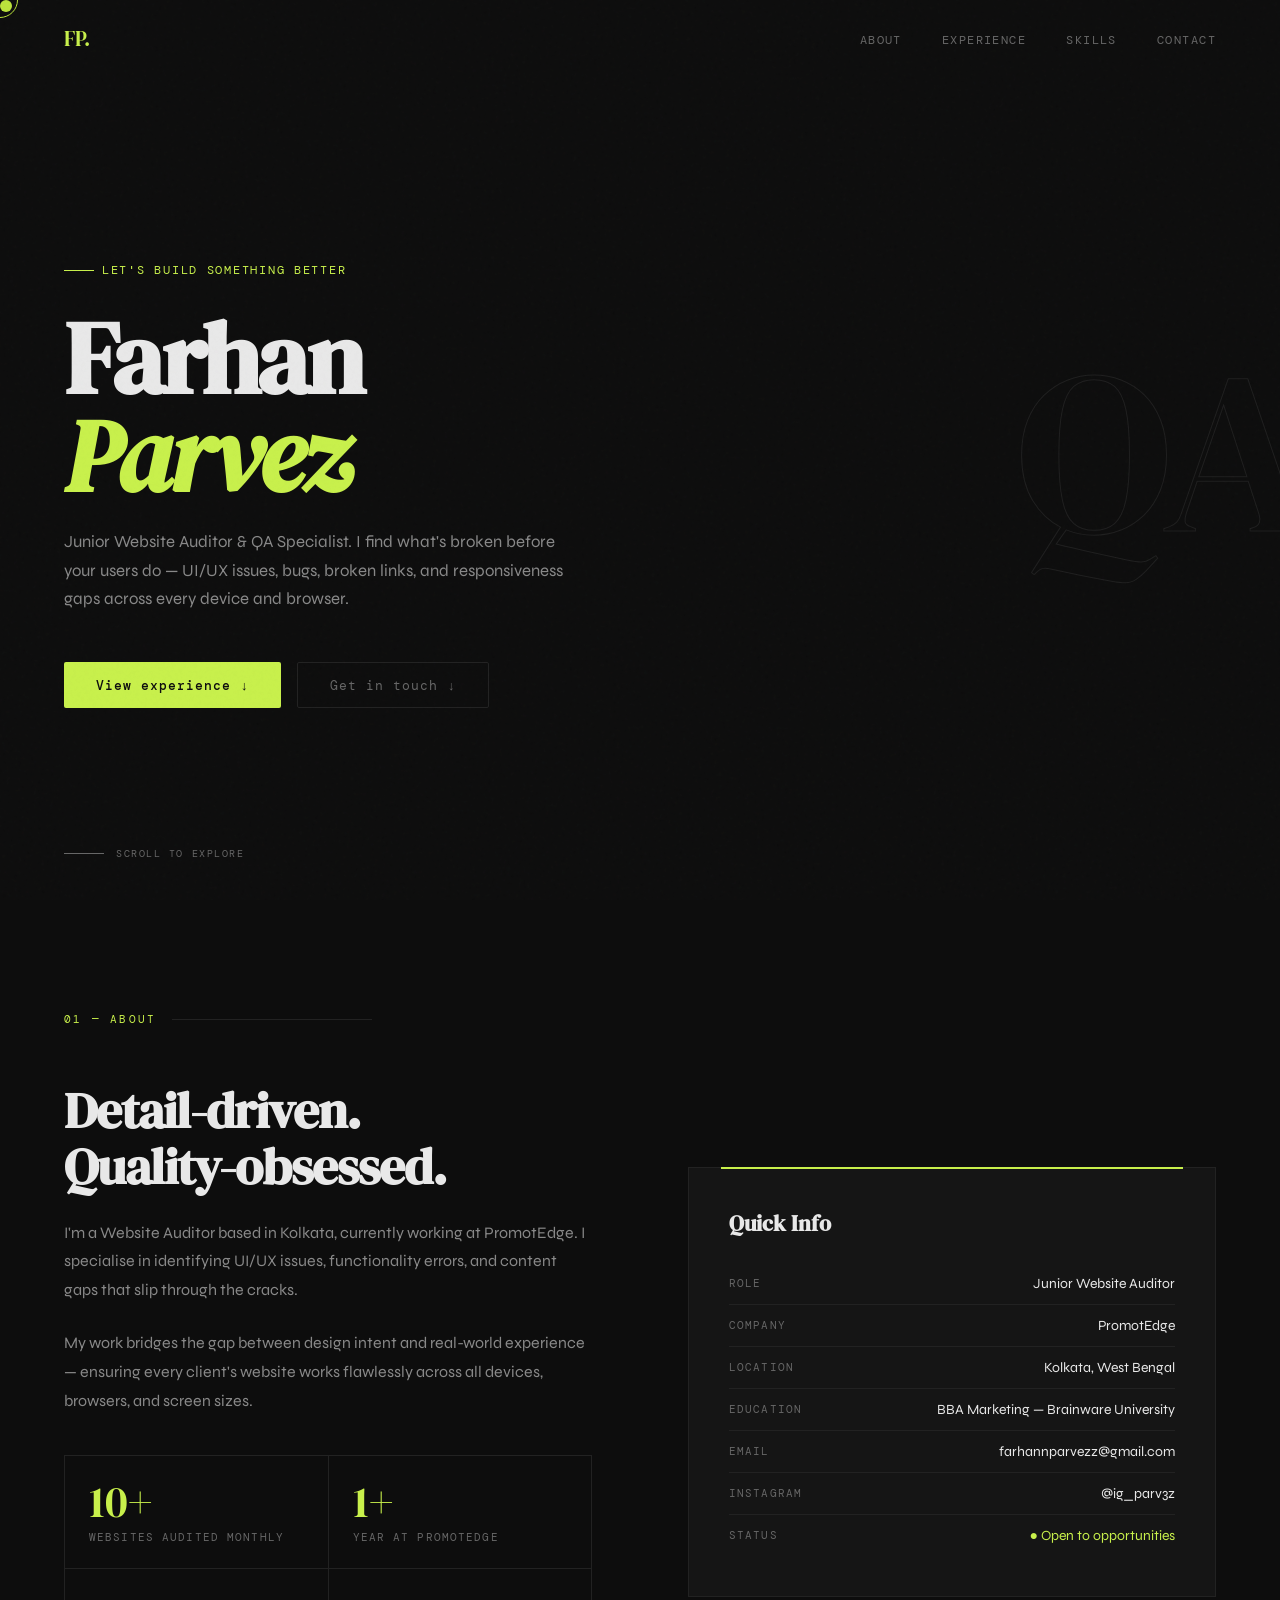
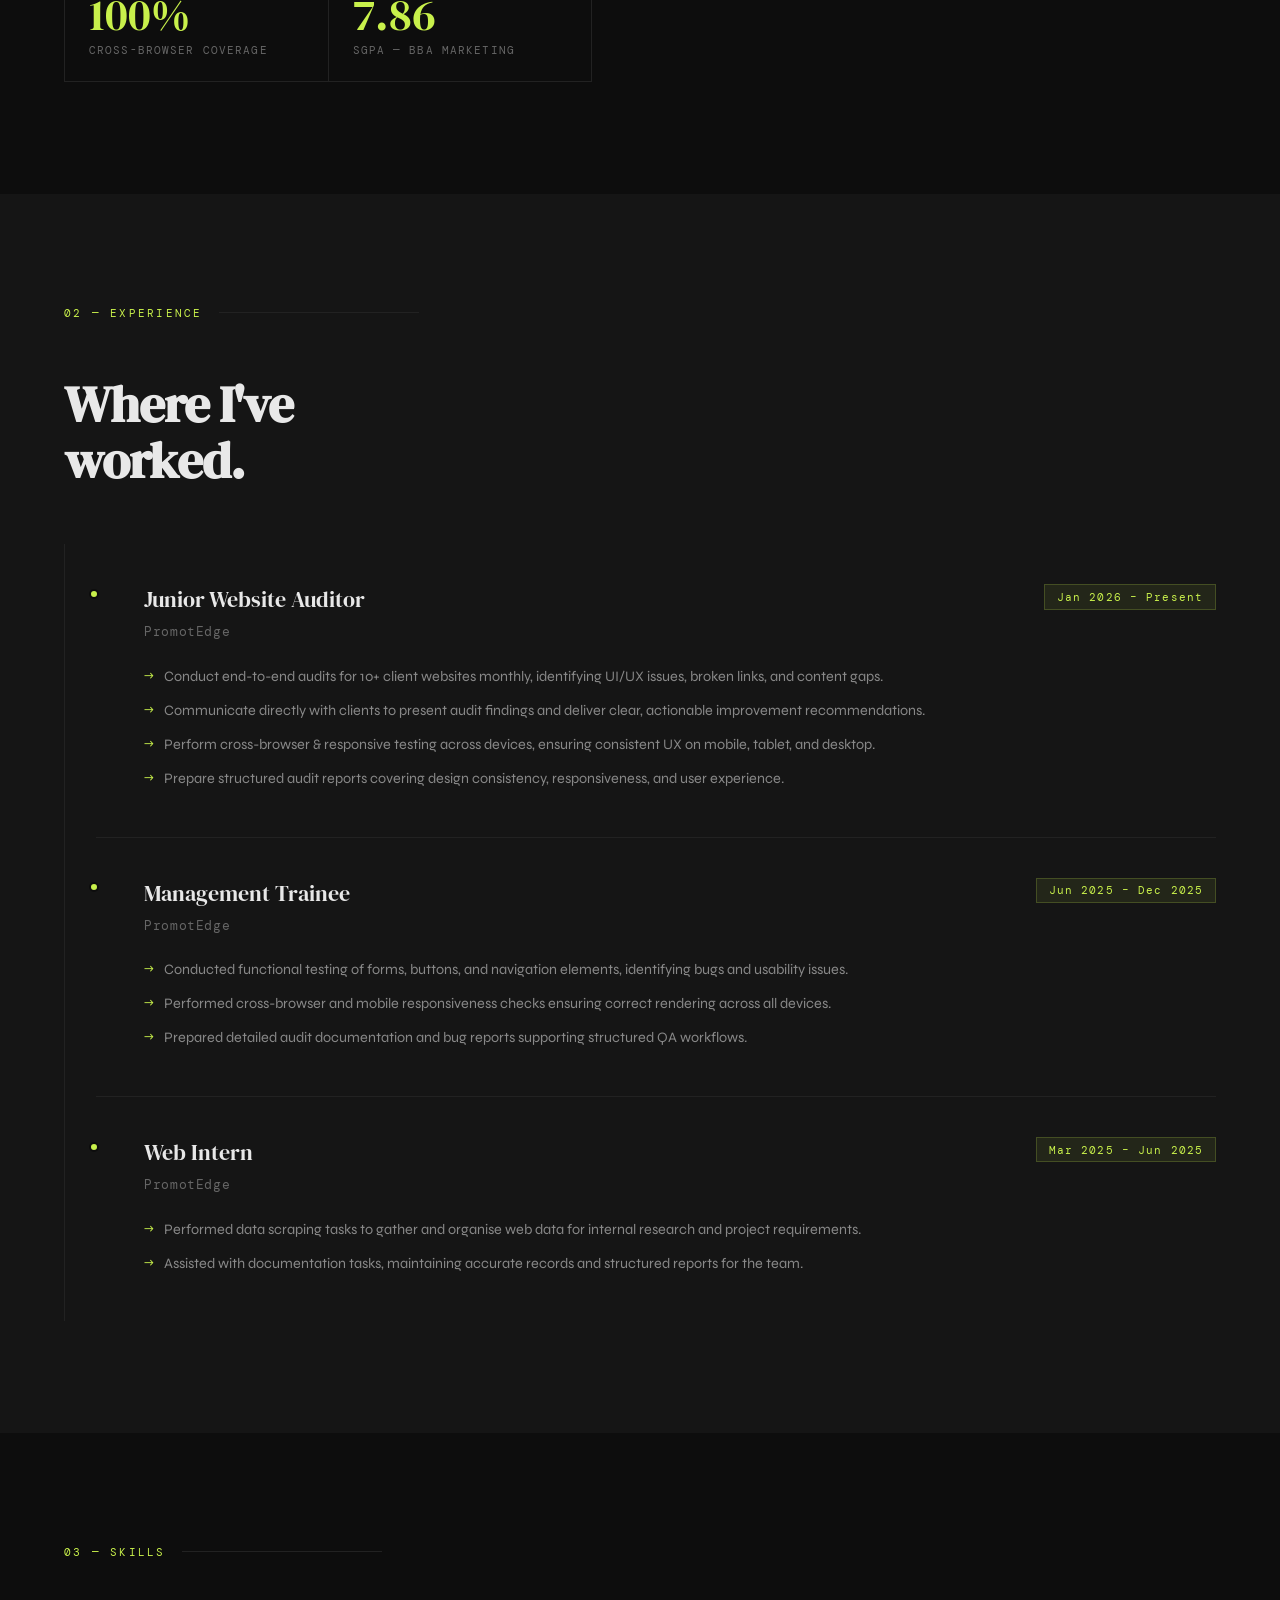
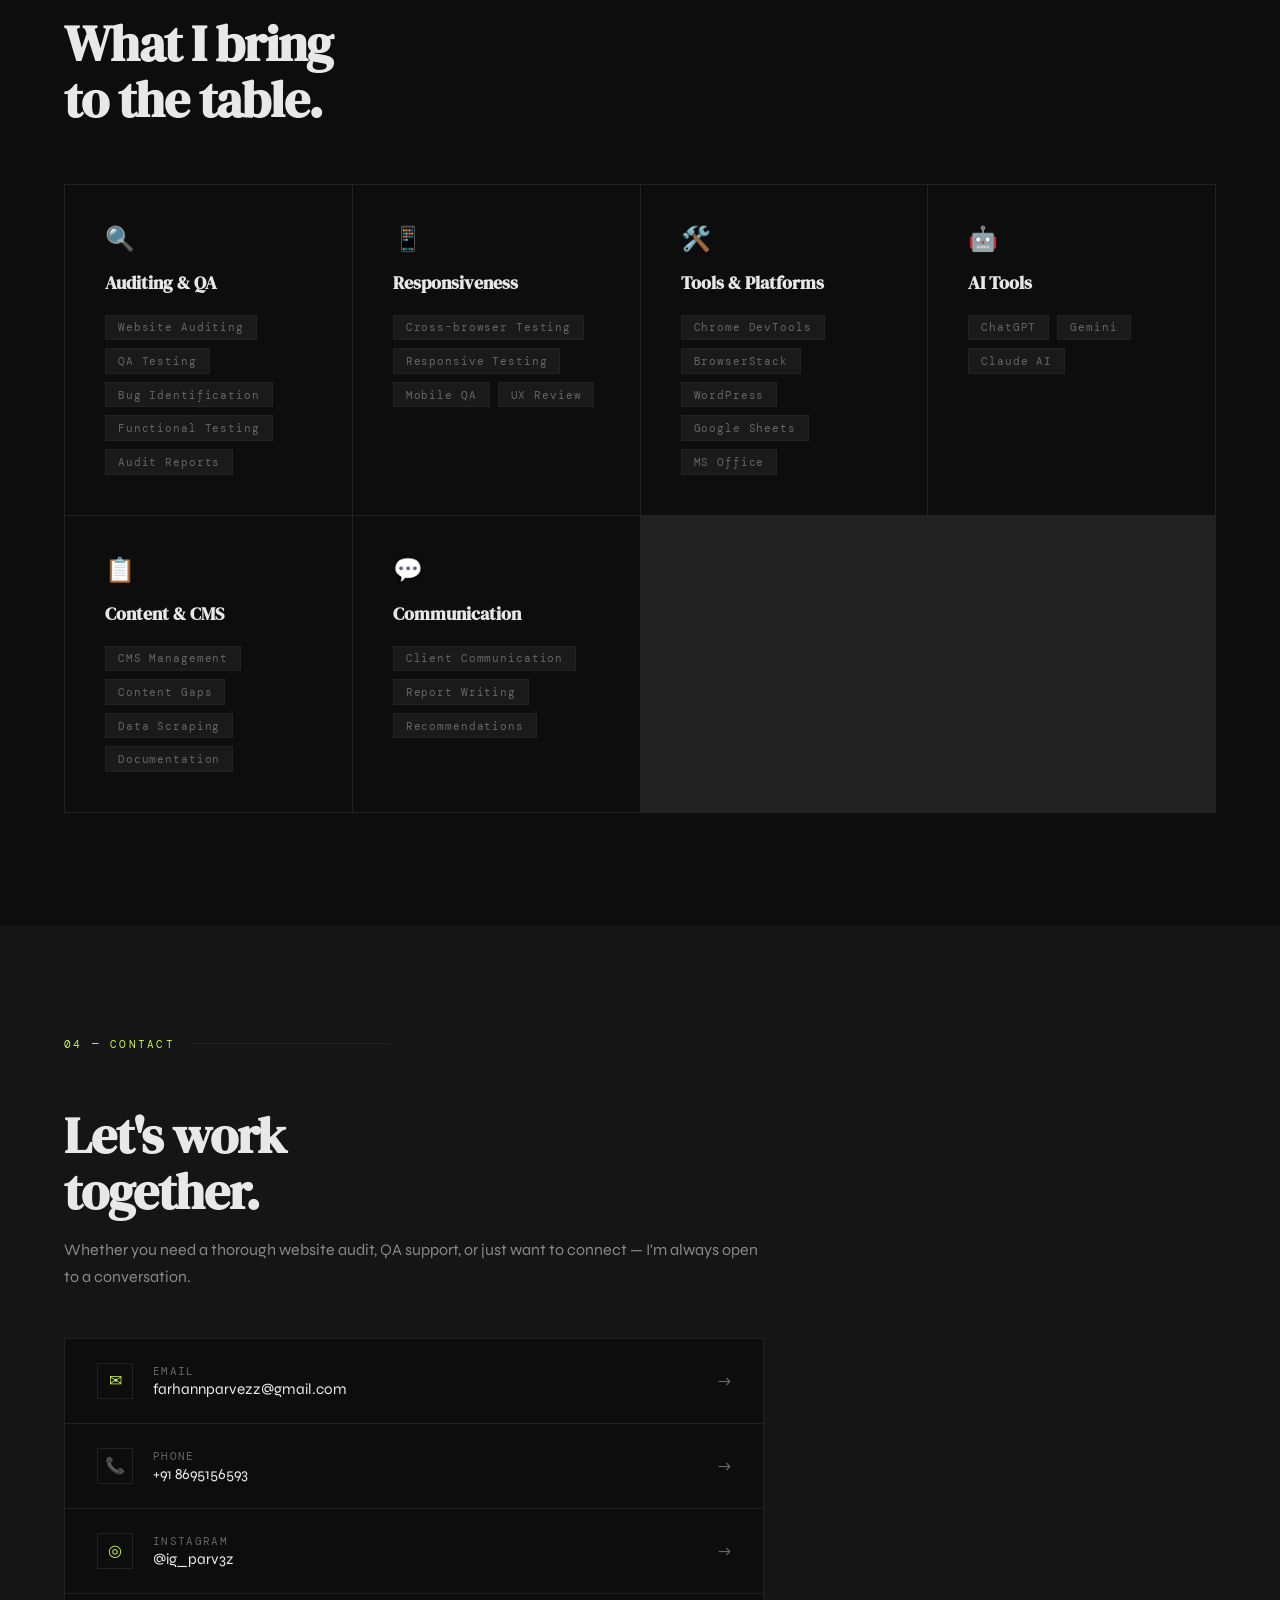
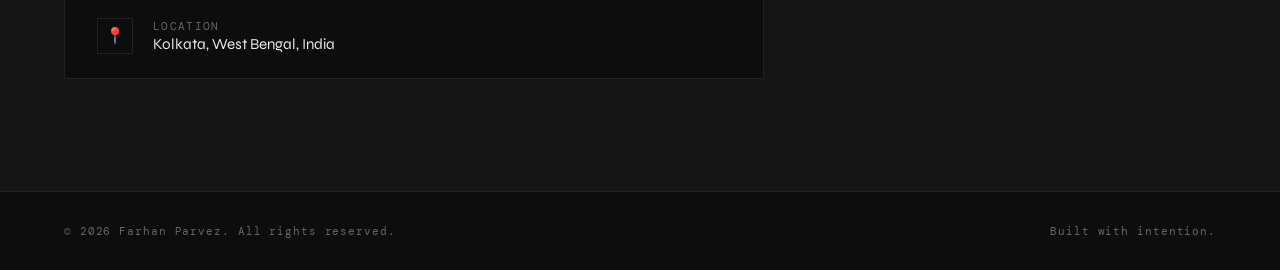
<file: index.html>
<!DOCTYPE html>
<html lang="en">
<head>
  <meta charset="UTF-8" />
  <meta name="viewport" content="width=device-width, initial-scale=1.0"/>
  <title>Farhan Parvez — Website Auditor & QA Specialist</title>
  <link href="https://fonts.googleapis.com/css2?family=DM+Serif+Display:ital@0;1&family=DM+Mono:wght@300;400;500&family=Syne:wght@400;600;700;800&display=swap" rel="stylesheet"/>
  <link rel="stylesheet" href="style.css"/>

</head>
<body>

  <div class="cursor" id="cursor"></div>
  <div class="cursor-ring" id="cursorRing"></div>

  <!-- NAV -->
  <nav id="nav">
    <div class="nav-logo">FP.</div>
    <ul class="nav-links">
      <li><a href="#about">About</a></li>
      <li><a href="#experience">Experience</a></li>
      <li><a href="#skills">Skills</a></li>
      <li><a href="#contact">Contact</a></li>
    </ul>
  </nav>

  <!-- HERO -->
  <section class="hero">
    <div class="hero-bg-text">QA</div>
    <div class="hero-content">
      <div class="hero-tag">Let's build something better</div>
      <h1>Farhan<br/><em>Parvez</em></h1>
      <p class="hero-desc">Junior Website Auditor & QA Specialist. I find what's broken before your users do — UI/UX issues, bugs, broken links, and responsiveness gaps across every device and browser.</p>
      <div class="hero-cta">
        <a href="#experience" class="btn btn-primary">View experience ↓</a>
        <a href="#contact" class="btn btn-outline">Get in touch ↓</a>
      </div>
    </div>
    <div class="hero-scroll-hint">
      <div class="scroll-line"></div>
      Scroll to explore
    </div>
  </section>

  <!-- ABOUT -->
  <section id="about">
    <div class="section-label">01 — About</div>
    <div class="about-grid">
      <div class="about-left">
        <h2>Detail-driven.<br/>Quality-obsessed.</h2>
        <p>I'm a Website Auditor based in Kolkata, currently working at PromotEdge. I specialise in identifying UI/UX issues, functionality errors, and content gaps that slip through the cracks.</p>
        <p>My work bridges the gap between design intent and real-world experience — ensuring every client's website works flawlessly across all devices, browsers, and screen sizes.</p>
        <div class="about-stats">
          <div class="stat">
            <div class="stat-num">10+</div>
            <div class="stat-label">Websites audited monthly</div>
          </div>
          <div class="stat">
            <div class="stat-num">1+</div>
            <div class="stat-label">Year at PromotEdge</div>
          </div>
          <div class="stat">
            <div class="stat-num">100%</div>
            <div class="stat-label">Cross-browser coverage</div>
          </div>
          <div class="stat">
            <div class="stat-num">7.86</div>
            <div class="stat-label">SGPA — BBA Marketing</div>
          </div>
        </div>
      </div>
      <div class="about-right">
        <div class="about-card">
          <h3>Quick Info</h3>
          <div class="info-row">
            <span class="info-key">Role</span>
            <span class="info-val">Junior Website Auditor</span>
          </div>
          <div class="info-row">
            <span class="info-key">Company</span>
            <span class="info-val">PromotEdge</span>
          </div>
          <div class="info-row">
            <span class="info-key">Location</span>
            <span class="info-val">Kolkata, West Bengal</span>
          </div>
          <div class="info-row">
            <span class="info-key">Education</span>
            <span class="info-val">BBA Marketing — Brainware University</span>
          </div>
          <div class="info-row">
            <span class="info-key">Email</span>
            <span class="info-val">farhannparvezz@gmail.com</span>
          </div>
          <div class="info-row">
            <span class="info-key">Instagram</span>
            <span class="info-val">@ig_parv3z</span>
          </div>
          <div class="info-row">
            <span class="info-key">Status</span>
            <span class="info-val" style="color: var(--accent);">● Open to opportunities</span>
          </div>
        </div>
      </div>
    </div>
  </section>

  <!-- EXPERIENCE -->
  <section id="experience" class="exp-section">
    <div class="section-label">02 — Experience</div>
    <h2 style="margin-bottom: 3.5rem;">Where I've<br/>worked.</h2>
    <div class="timeline">

      <div class="exp-item">
        <div class="exp-dot"></div>
        <div class="exp-header">
          <div class="exp-role">Junior Website Auditor</div>
          <div class="exp-period">Jan 2026 – Present</div>
        </div>
        <div class="exp-company">PromotEdge</div>
        <ul class="exp-bullets">
          <li>Conduct end-to-end audits for 10+ client websites monthly, identifying UI/UX issues, broken links, and content gaps.</li>
          <li>Communicate directly with clients to present audit findings and deliver clear, actionable improvement recommendations.</li>
          <li>Perform cross-browser & responsive testing across devices, ensuring consistent UX on mobile, tablet, and desktop.</li>
          <li>Prepare structured audit reports covering design consistency, responsiveness, and user experience.</li>
        </ul>
      </div>

      <div class="exp-item">
        <div class="exp-dot"></div>
        <div class="exp-header">
          <div class="exp-role">Management Trainee</div>
          <div class="exp-period">Jun 2025 – Dec 2025</div>
        </div>
        <div class="exp-company">PromotEdge</div>
        <ul class="exp-bullets">
          <li>Conducted functional testing of forms, buttons, and navigation elements, identifying bugs and usability issues.</li>
          <li>Performed cross-browser and mobile responsiveness checks ensuring correct rendering across all devices.</li>
          <li>Prepared detailed audit documentation and bug reports supporting structured QA workflows.</li>
        </ul>
      </div>

      <div class="exp-item">
        <div class="exp-dot"></div>
        <div class="exp-header">
          <div class="exp-role">Web Intern</div>
          <div class="exp-period">Mar 2025 – Jun 2025</div>
        </div>
        <div class="exp-company">PromotEdge</div>
        <ul class="exp-bullets">
          <li>Performed data scraping tasks to gather and organise web data for internal research and project requirements.</li>
          <li>Assisted with documentation tasks, maintaining accurate records and structured reports for the team.</li>
        </ul>
      </div>

    </div>
  </section>

  <!-- SKILLS -->
  <section id="skills">
    <div class="section-label">03 — Skills</div>
    <h2 style="margin-bottom: 3.5rem;">What I bring<br/>to the table.</h2>
    <div class="skills-grid">
      <div class="skill-card">
        <div class="skill-card-icon">🔍</div>
        <h3>Auditing & QA</h3>
        <div class="skill-tags">
          <span class="tag">Website Auditing</span>
          <span class="tag">QA Testing</span>
          <span class="tag">Bug Identification</span>
          <span class="tag">Functional Testing</span>
          <span class="tag">Audit Reports</span>
        </div>
      </div>
      <div class="skill-card">
        <div class="skill-card-icon">📱</div>
        <h3>Responsiveness</h3>
        <div class="skill-tags">
          <span class="tag">Cross-browser Testing</span>
          <span class="tag">Responsive Testing</span>
          <span class="tag">Mobile QA</span>
          <span class="tag">UX Review</span>
        </div>
      </div>
      <div class="skill-card">
        <div class="skill-card-icon">🛠️</div>
        <h3>Tools & Platforms</h3>
        <div class="skill-tags">
          <span class="tag">Chrome DevTools</span>
          <span class="tag">BrowserStack</span>
          <span class="tag">WordPress</span>
          <span class="tag">Google Sheets</span>
          <span class="tag">MS Office</span>
        </div>
      </div>
      <div class="skill-card">
        <div class="skill-card-icon">🤖</div>
        <h3>AI Tools</h3>
        <div class="skill-tags">
          <span class="tag">ChatGPT</span>
          <span class="tag">Gemini</span>
          <span class="tag">Claude AI</span>
        </div>
      </div>
      <div class="skill-card">
        <div class="skill-card-icon">📋</div>
        <h3>Content & CMS</h3>
        <div class="skill-tags">
          <span class="tag">CMS Management</span>
          <span class="tag">Content Gaps</span>
          <span class="tag">Data Scraping</span>
          <span class="tag">Documentation</span>
        </div>
      </div>
      <div class="skill-card">
        <div class="skill-card-icon">💬</div>
        <h3>Communication</h3>
        <div class="skill-tags">
          <span class="tag">Client Communication</span>
          <span class="tag">Report Writing</span>
          <span class="tag">Recommendations</span>
        </div>
      </div>
    </div>
  </section>

  <!-- CONTACT -->
  <section id="contact" class="contact-section">
    <div class="contact-inner">
      <div class="section-label">04 — Contact</div>
      <h2>Let's work<br/>together.</h2>
      <p>Whether you need a thorough website audit, QA support, or just want to connect — I'm always open to a conversation.</p>
      <div class="contact-links">
        <a href="mailto:farhannparvezz@gmail.com" class="contact-link">
          <div class="contact-link-left">
            <div class="contact-link-icon">✉</div>
            <div>
              <div class="contact-link-label">Email</div>
              <div class="contact-link-val">farhannparvezz@gmail.com</div>
            </div>
          </div>
          <span class="contact-arrow">→</span>
        </a>
        <a href="tel:8695156593" class="contact-link">
          <div class="contact-link-left">
            <div class="contact-link-icon">📞</div>
            <div>
              <div class="contact-link-label">Phone</div>
              <div class="contact-link-val">+91 8695156593</div>
            </div>
          </div>
          <span class="contact-arrow">→</span>
        </a>
        <a href="https://instagram.com/ig_parv3z" target="_blank" class="contact-link">
          <div class="contact-link-left">
            <div class="contact-link-icon">◎</div>
            <div>
              <div class="contact-link-label">Instagram</div>
              <div class="contact-link-val">@ig_parv3z</div>
            </div>
          </div>
          <span class="contact-arrow">→</span>
        </a>
        <div class="contact-link" style="cursor:default;">
          <div class="contact-link-left">
            <div class="contact-link-icon">📍</div>
            <div>
              <div class="contact-link-label">Location</div>
              <div class="contact-link-val">Kolkata, West Bengal, India</div>
            </div>
          </div>
        </div>
      </div>
    </div>
  </section>

  <!-- FOOTER -->
  <footer>
    <p>© 2026 Farhan Parvez. All rights reserved.</p>
    <p>Built with intention.</p>
  </footer>

  <script src="script.js"></script>

</body>
</html>
</file>
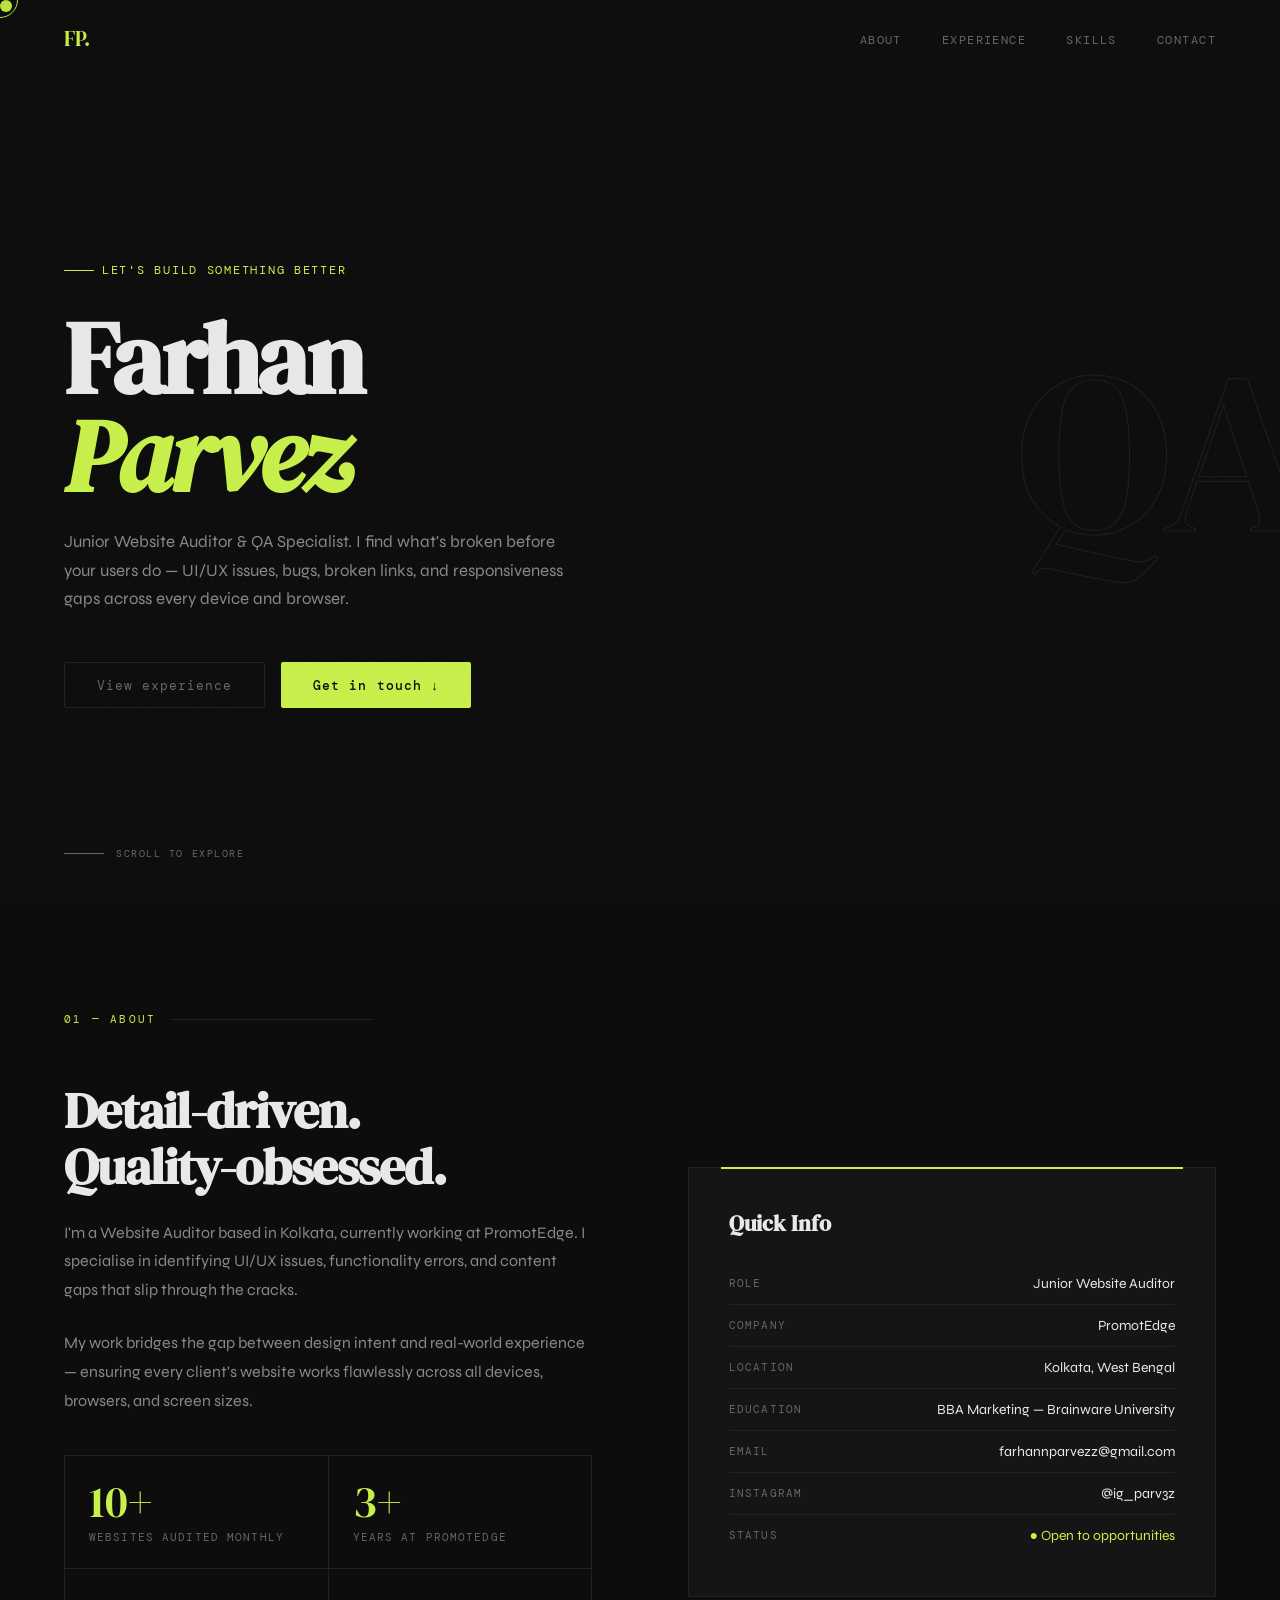
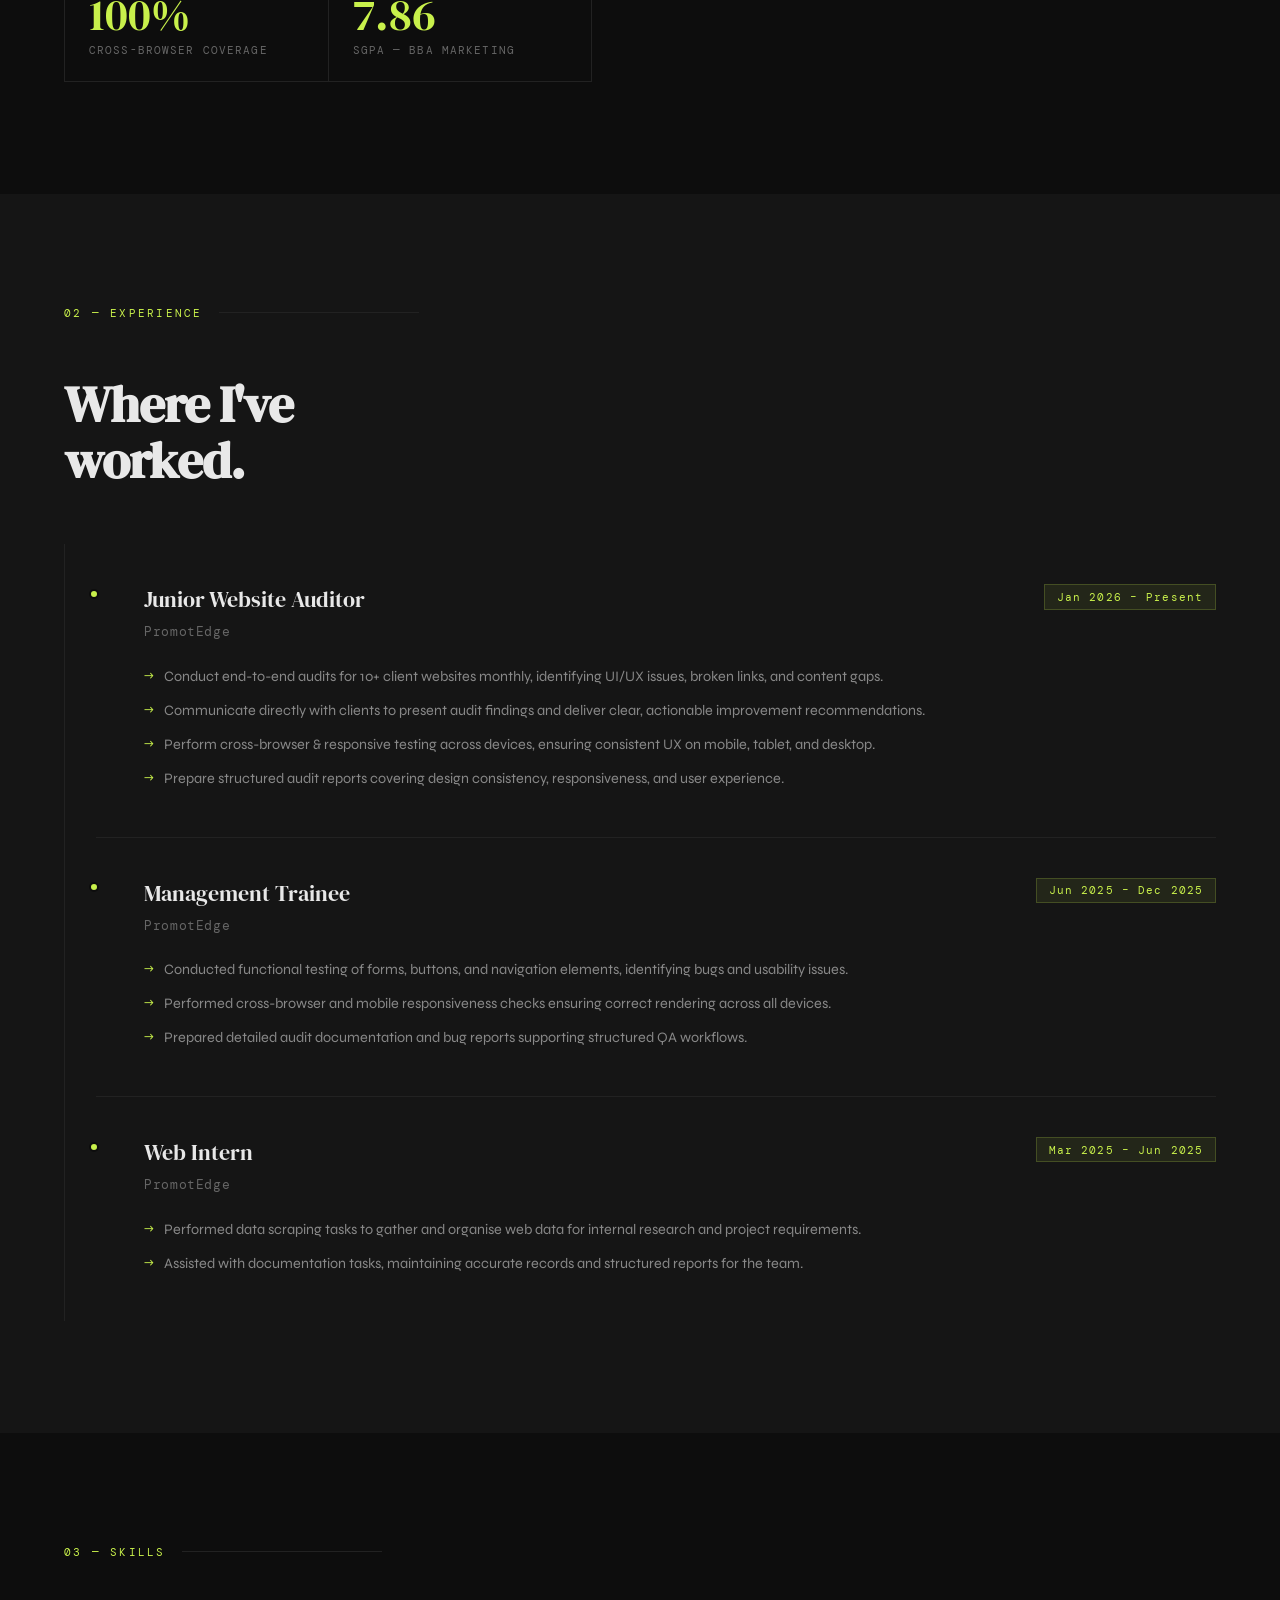
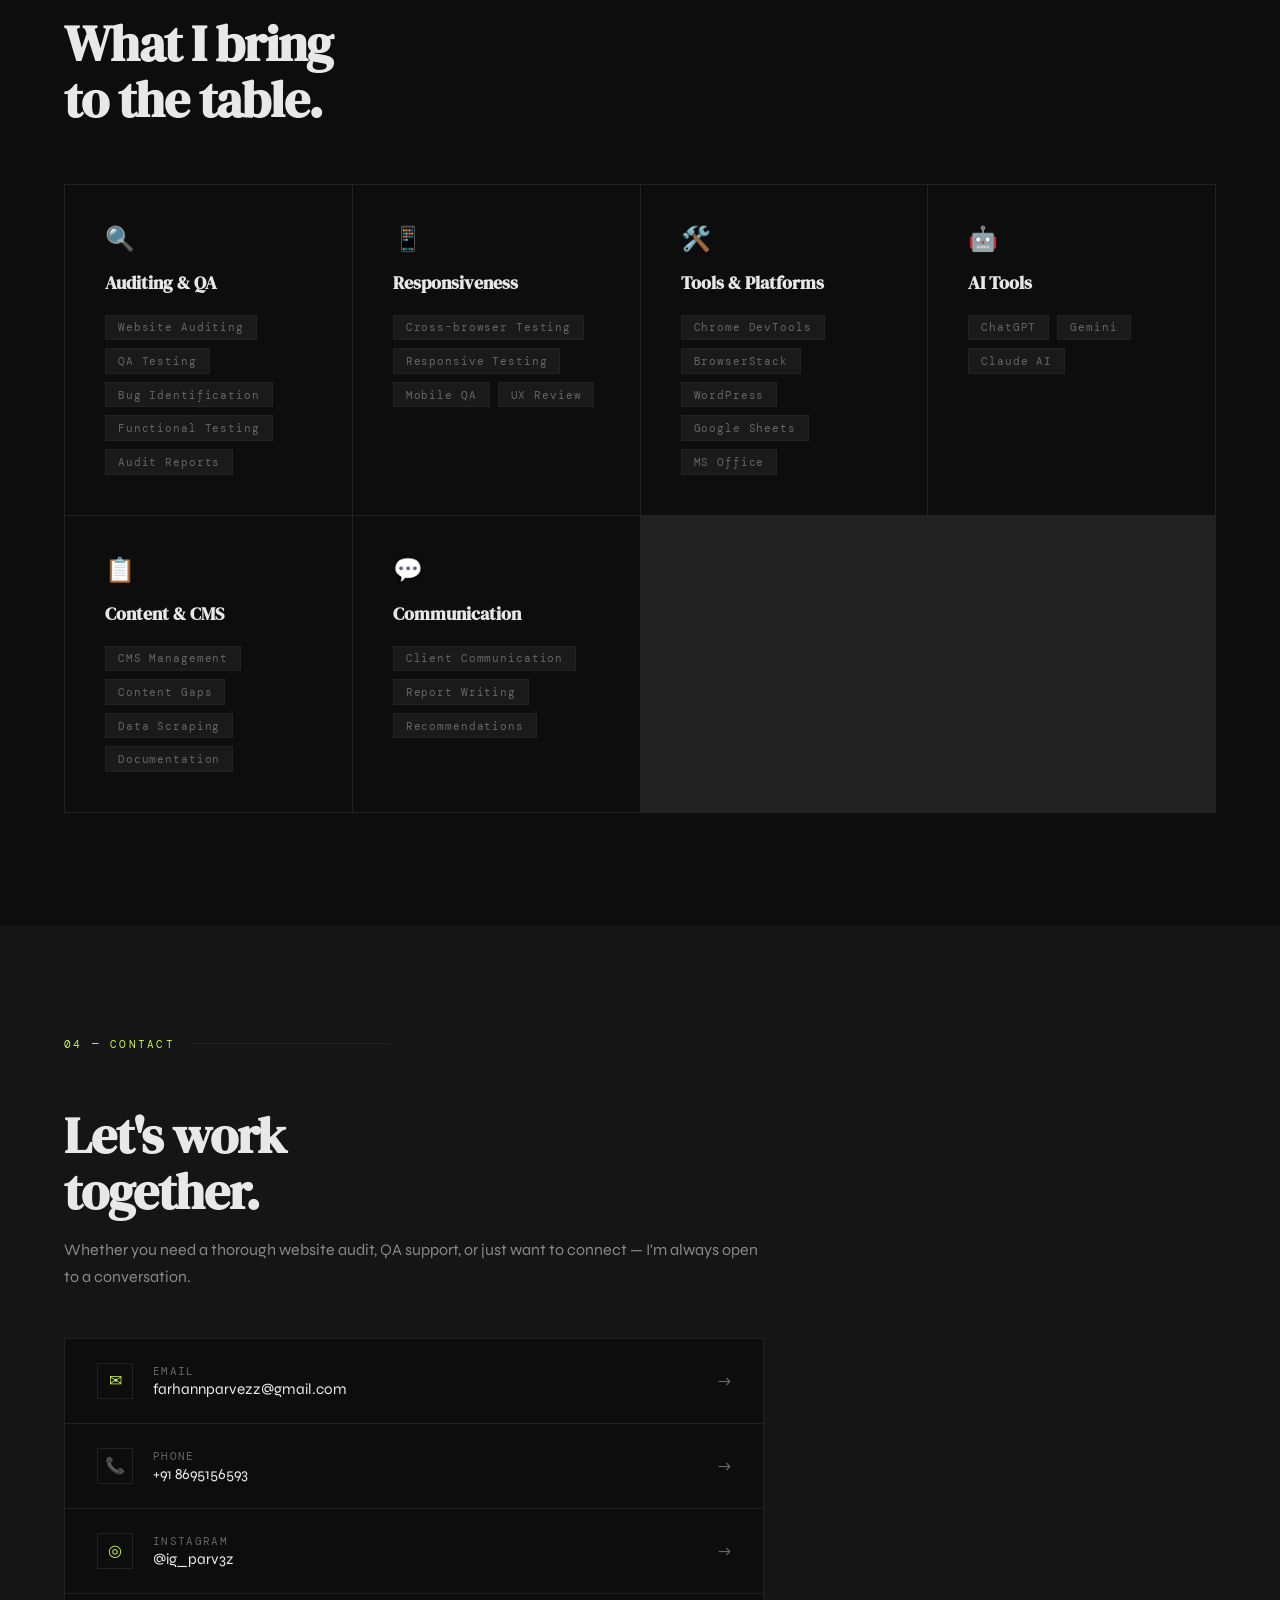
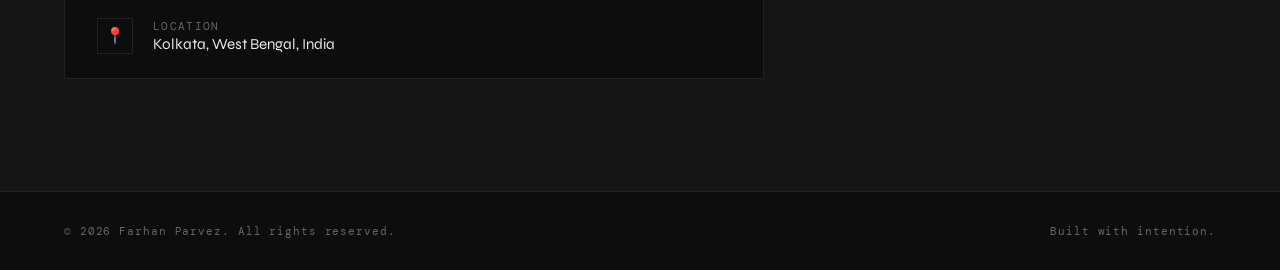
<file: index (1).html>
<!DOCTYPE html>
<html lang="en">
<head>
  <meta charset="UTF-8" />
  <meta name="viewport" content="width=device-width, initial-scale=1.0"/>
  <title>Farhan Parvez — Website Auditor & QA Specialist</title>
  <link href="https://fonts.googleapis.com/css2?family=DM+Serif+Display:ital@0;1&family=DM+Mono:wght@300;400;500&family=Syne:wght@400;600;700;800&display=swap" rel="stylesheet"/>
  <link rel="stylesheet" href="style.css"/>

</head>
<body>

  <div class="cursor" id="cursor"></div>
  <div class="cursor-ring" id="cursorRing"></div>

  <!-- NAV -->
  <nav id="nav">
    <div class="nav-logo">FP.</div>
    <ul class="nav-links">
      <li><a href="#about">About</a></li>
      <li><a href="#experience">Experience</a></li>
      <li><a href="#skills">Skills</a></li>
      <li><a href="#contact">Contact</a></li>
    </ul>
  </nav>

  <!-- HERO -->
  <section class="hero">
    <div class="hero-bg-text">QA</div>
    <div class="hero-content">
      <div class="hero-tag">Let's build something better</div>
      <h1>Farhan<br/><em>Parvez</em></h1>
      <p class="hero-desc">Junior Website Auditor & QA Specialist. I find what's broken before your users do — UI/UX issues, bugs, broken links, and responsiveness gaps across every device and browser.</p>
      <div class="hero-cta">
        <a href="#experience" class="btn btn-outline">View experience</a>
        <a href="#contact" class="btn btn-primary">Get in touch ↓</a>
      </div>
    </div>
    <div class="hero-scroll-hint">
      <div class="scroll-line"></div>
      Scroll to explore
    </div>
  </section>

  <!-- ABOUT -->
  <section id="about">
    <div class="section-label">01 — About</div>
    <div class="about-grid">
      <div class="about-left">
        <h2>Detail-driven.<br/>Quality-obsessed.</h2>
        <p>I'm a Website Auditor based in Kolkata, currently working at PromotEdge. I specialise in identifying UI/UX issues, functionality errors, and content gaps that slip through the cracks.</p>
        <p>My work bridges the gap between design intent and real-world experience — ensuring every client's website works flawlessly across all devices, browsers, and screen sizes.</p>
        <div class="about-stats">
          <div class="stat">
            <div class="stat-num">10+</div>
            <div class="stat-label">Websites audited monthly</div>
          </div>
          <div class="stat">
            <div class="stat-num">3+</div>
            <div class="stat-label">Years at PromotEdge</div>
          </div>
          <div class="stat">
            <div class="stat-num">100%</div>
            <div class="stat-label">Cross-browser coverage</div>
          </div>
          <div class="stat">
            <div class="stat-num">7.86</div>
            <div class="stat-label">SGPA — BBA Marketing</div>
          </div>
        </div>
      </div>
      <div class="about-right">
        <div class="about-card">
          <h3>Quick Info</h3>
          <div class="info-row">
            <span class="info-key">Role</span>
            <span class="info-val">Junior Website Auditor</span>
          </div>
          <div class="info-row">
            <span class="info-key">Company</span>
            <span class="info-val">PromotEdge</span>
          </div>
          <div class="info-row">
            <span class="info-key">Location</span>
            <span class="info-val">Kolkata, West Bengal</span>
          </div>
          <div class="info-row">
            <span class="info-key">Education</span>
            <span class="info-val">BBA Marketing — Brainware University</span>
          </div>
          <div class="info-row">
            <span class="info-key">Email</span>
            <span class="info-val">farhannparvezz@gmail.com</span>
          </div>
          <div class="info-row">
            <span class="info-key">Instagram</span>
            <span class="info-val">@ig_parv3z</span>
          </div>
          <div class="info-row">
            <span class="info-key">Status</span>
            <span class="info-val" style="color: var(--accent);">● Open to opportunities</span>
          </div>
        </div>
      </div>
    </div>
  </section>

  <!-- EXPERIENCE -->
  <section id="experience" class="exp-section">
    <div class="section-label">02 — Experience</div>
    <h2 style="margin-bottom: 3.5rem;">Where I've<br/>worked.</h2>
    <div class="timeline">

      <div class="exp-item">
        <div class="exp-dot"></div>
        <div class="exp-header">
          <div class="exp-role">Junior Website Auditor</div>
          <div class="exp-period">Jan 2026 – Present</div>
        </div>
        <div class="exp-company">PromotEdge</div>
        <ul class="exp-bullets">
          <li>Conduct end-to-end audits for 10+ client websites monthly, identifying UI/UX issues, broken links, and content gaps.</li>
          <li>Communicate directly with clients to present audit findings and deliver clear, actionable improvement recommendations.</li>
          <li>Perform cross-browser & responsive testing across devices, ensuring consistent UX on mobile, tablet, and desktop.</li>
          <li>Prepare structured audit reports covering design consistency, responsiveness, and user experience.</li>
        </ul>
      </div>

      <div class="exp-item">
        <div class="exp-dot"></div>
        <div class="exp-header">
          <div class="exp-role">Management Trainee</div>
          <div class="exp-period">Jun 2025 – Dec 2025</div>
        </div>
        <div class="exp-company">PromotEdge</div>
        <ul class="exp-bullets">
          <li>Conducted functional testing of forms, buttons, and navigation elements, identifying bugs and usability issues.</li>
          <li>Performed cross-browser and mobile responsiveness checks ensuring correct rendering across all devices.</li>
          <li>Prepared detailed audit documentation and bug reports supporting structured QA workflows.</li>
        </ul>
      </div>

      <div class="exp-item">
        <div class="exp-dot"></div>
        <div class="exp-header">
          <div class="exp-role">Web Intern</div>
          <div class="exp-period">Mar 2025 – Jun 2025</div>
        </div>
        <div class="exp-company">PromotEdge</div>
        <ul class="exp-bullets">
          <li>Performed data scraping tasks to gather and organise web data for internal research and project requirements.</li>
          <li>Assisted with documentation tasks, maintaining accurate records and structured reports for the team.</li>
        </ul>
      </div>

    </div>
  </section>

  <!-- SKILLS -->
  <section id="skills">
    <div class="section-label">03 — Skills</div>
    <h2 style="margin-bottom: 3.5rem;">What I bring<br/>to the table.</h2>
    <div class="skills-grid">
      <div class="skill-card">
        <div class="skill-card-icon">🔍</div>
        <h3>Auditing & QA</h3>
        <div class="skill-tags">
          <span class="tag">Website Auditing</span>
          <span class="tag">QA Testing</span>
          <span class="tag">Bug Identification</span>
          <span class="tag">Functional Testing</span>
          <span class="tag">Audit Reports</span>
        </div>
      </div>
      <div class="skill-card">
        <div class="skill-card-icon">📱</div>
        <h3>Responsiveness</h3>
        <div class="skill-tags">
          <span class="tag">Cross-browser Testing</span>
          <span class="tag">Responsive Testing</span>
          <span class="tag">Mobile QA</span>
          <span class="tag">UX Review</span>
        </div>
      </div>
      <div class="skill-card">
        <div class="skill-card-icon">🛠️</div>
        <h3>Tools & Platforms</h3>
        <div class="skill-tags">
          <span class="tag">Chrome DevTools</span>
          <span class="tag">BrowserStack</span>
          <span class="tag">WordPress</span>
          <span class="tag">Google Sheets</span>
          <span class="tag">MS Office</span>
        </div>
      </div>
      <div class="skill-card">
        <div class="skill-card-icon">🤖</div>
        <h3>AI Tools</h3>
        <div class="skill-tags">
          <span class="tag">ChatGPT</span>
          <span class="tag">Gemini</span>
          <span class="tag">Claude AI</span>
        </div>
      </div>
      <div class="skill-card">
        <div class="skill-card-icon">📋</div>
        <h3>Content & CMS</h3>
        <div class="skill-tags">
          <span class="tag">CMS Management</span>
          <span class="tag">Content Gaps</span>
          <span class="tag">Data Scraping</span>
          <span class="tag">Documentation</span>
        </div>
      </div>
      <div class="skill-card">
        <div class="skill-card-icon">💬</div>
        <h3>Communication</h3>
        <div class="skill-tags">
          <span class="tag">Client Communication</span>
          <span class="tag">Report Writing</span>
          <span class="tag">Recommendations</span>
        </div>
      </div>
    </div>
  </section>

  <!-- CONTACT -->
  <section id="contact" class="contact-section">
    <div class="contact-inner">
      <div class="section-label">04 — Contact</div>
      <h2>Let's work<br/>together.</h2>
      <p>Whether you need a thorough website audit, QA support, or just want to connect — I'm always open to a conversation.</p>
      <div class="contact-links">
        <a href="mailto:farhannparvezz@gmail.com" class="contact-link">
          <div class="contact-link-left">
            <div class="contact-link-icon">✉</div>
            <div>
              <div class="contact-link-label">Email</div>
              <div class="contact-link-val">farhannparvezz@gmail.com</div>
            </div>
          </div>
          <span class="contact-arrow">→</span>
        </a>
        <a href="tel:8695156593" class="contact-link">
          <div class="contact-link-left">
            <div class="contact-link-icon">📞</div>
            <div>
              <div class="contact-link-label">Phone</div>
              <div class="contact-link-val">+91 8695156593</div>
            </div>
          </div>
          <span class="contact-arrow">→</span>
        </a>
        <a href="https://instagram.com/ig_parv3z" target="_blank" class="contact-link">
          <div class="contact-link-left">
            <div class="contact-link-icon">◎</div>
            <div>
              <div class="contact-link-label">Instagram</div>
              <div class="contact-link-val">@ig_parv3z</div>
            </div>
          </div>
          <span class="contact-arrow">→</span>
        </a>
        <div class="contact-link" style="cursor:default;">
          <div class="contact-link-left">
            <div class="contact-link-icon">📍</div>
            <div>
              <div class="contact-link-label">Location</div>
              <div class="contact-link-val">Kolkata, West Bengal, India</div>
            </div>
          </div>
        </div>
      </div>
    </div>
  </section>

  <!-- FOOTER -->
  <footer>
    <p>© 2026 Farhan Parvez. All rights reserved.</p>
    <p>Built with intention.</p>
  </footer>

  <script src="script.js"></script>

</body>
</html>
</file>
<file: style.css>
*, *::before, *::after { box-sizing: border-box; margin: 0; padding: 0; }

    :root {
      --bg: #0d0d0d;
      --surface: #151515;
      --border: #222;
      --accent: #c8f04b;
      --accent2: #f0c84b;
      --text: #e8e8e8;
      --muted: #666;
      --tag-bg: #1a1a1a;
    }

    html { scroll-behavior: smooth; }

    body {
      background: var(--bg);
      color: var(--text);
      font-family: 'Syne', sans-serif;
      overflow-x: hidden;
      cursor: none;
    }

    /* Custom cursor */
    .cursor {
      width: 12px; height: 12px;
      background: var(--accent);
      border-radius: 50%;
      position: fixed;
      pointer-events: none;
      z-index: 9999;
      transition: transform 0.15s ease;
      mix-blend-mode: difference;
    }
    .cursor-ring {
      width: 36px; height: 36px;
      border: 1px solid var(--accent);
      border-radius: 50%;
      position: fixed;
      pointer-events: none;
      z-index: 9998;
      transition: all 0.08s ease;
      mix-blend-mode: difference;
    }

    /* Noise texture overlay */
    body::before {
      content: '';
      position: fixed; inset: 0;
      background-image: url("data:image/svg+xml,%3Csvg viewBox='0 0 256 256' xmlns='http://www.w3.org/2000/svg'%3E%3Cfilter id='noise'%3E%3CfeTurbulence type='fractalNoise' baseFrequency='0.9' numOctaves='4' stitchTiles='stitch'/%3E%3C/filter%3E%3Crect width='100%25' height='100%25' filter='url(%23noise)' opacity='0.04'/%3E%3C/svg%3E");
      pointer-events: none;
      z-index: 1000;
      opacity: 0.5;
    }

    /* NAV */
    nav {
      position: fixed; top: 0; left: 0; right: 0;
      z-index: 100;
      display: flex; align-items: center; justify-content: space-between;
      padding: 1.5rem 4rem;
      border-bottom: 1px solid transparent;
      transition: border-color 0.3s, background 0.3s;
    }
    nav.scrolled {
      background: rgba(13,13,13,0.95);
      border-color: var(--border);
      backdrop-filter: blur(12px);
    }
    .nav-logo {
      font-family: 'DM Serif Display', serif;
      font-size: 1.3rem;
      letter-spacing: -0.02em;
      color: var(--accent);
    }
    .nav-links { display: flex; gap: 2.5rem; list-style: none; }
    .nav-links a {
      font-family: 'DM Mono', monospace;
      font-size: 0.75rem;
      text-transform: uppercase;
      letter-spacing: 0.12em;
      color: var(--muted);
      text-decoration: none;
      transition: color 0.2s;
    }
    .nav-links a:hover { color: var(--accent); }

    /* HERO */
    .hero {
      min-height: 100vh;
      display: flex; align-items: center;
      padding: 8rem 4rem 4rem;
      position: relative;
      overflow: hidden;
    }
    .hero-bg-text {
      position: absolute;
      top: 50%; right: -2rem;
      transform: translateY(-50%);
      font-family: 'DM Serif Display', serif;
      font-size: clamp(8rem, 18vw, 22rem);
      color: transparent;
      -webkit-text-stroke: 1px #1f1f1f;
      line-height: 1;
      user-select: none;
      pointer-events: none;
    }
    .hero-content { max-width: 900px; position: relative; z-index: 1; }
    .hero-tag {
      display: inline-flex; align-items: center; gap: 0.5rem;
      font-family: 'DM Mono', monospace;
      font-size: 0.72rem;
      letter-spacing: 0.15em;
      text-transform: uppercase;
      color: var(--accent);
      margin-bottom: 2rem;
      opacity: 0;
      animation: fadeUp 0.6s 0.2s forwards;
    }
    .hero-tag::before {
      content: '';
      display: block; width: 30px; height: 1px;
      background: var(--accent);
    }
    h1 {
      font-family: 'DM Serif Display', serif;
      font-size: clamp(3.5rem, 8vw, 7rem);
      line-height: 0.95;
      letter-spacing: -0.03em;
      margin-bottom: 1.5rem;
      opacity: 0;
      animation: fadeUp 0.7s 0.35s forwards;
    }
    h1 em {
      font-style: italic;
      color: var(--accent);
    }
    .hero-desc {
      font-size: 1.05rem;
      line-height: 1.7;
      color: #888;
      max-width: 520px;
      margin-bottom: 3rem;
      opacity: 0;
      animation: fadeUp 0.7s 0.5s forwards;
    }
    .hero-cta {
      display: flex; gap: 1rem; flex-wrap: wrap;
      opacity: 0;
      animation: fadeUp 0.7s 0.65s forwards;
    }
    .btn {
      display: inline-flex; align-items: center; gap: 0.5rem;
      padding: 0.85rem 2rem;
      font-family: 'DM Mono', monospace;
      font-size: 0.8rem;
      letter-spacing: 0.08em;
      text-decoration: none;
      border-radius: 2px;
      transition: all 0.2s;
    }
    .btn-primary {
      background: var(--accent);
      color: #0d0d0d;
      font-weight: 500;
    }
    .btn-primary:hover { background: #d4f55f; transform: translateY(-2px); }
    .btn-outline {
      border: 1px solid var(--border);
      color: var(--muted);
    }
    .btn-outline:hover { border-color: var(--accent); color: var(--accent); transform: translateY(-2px); }

    .hero-scroll-hint {
      position: absolute;
      bottom: 2.5rem; left: 4rem;
      display: flex; align-items: center; gap: 0.75rem;
      font-family: 'DM Mono', monospace;
      font-size: 0.65rem;
      letter-spacing: 0.15em;
      text-transform: uppercase;
      color: var(--muted);
      opacity: 0;
      animation: fadeUp 0.7s 1s forwards;
    }
    .scroll-line {
      width: 40px; height: 1px;
      background: var(--muted);
      position: relative; overflow: hidden;
    }
    .scroll-line::after {
      content: '';
      position: absolute; left: -100%; top: 0;
      width: 100%; height: 100%;
      background: var(--accent);
      animation: scrollSlide 2s 1.5s infinite;
    }

    /* SECTIONS */
    section { padding: 7rem 4rem; }
    .section-label {
      font-family: 'DM Mono', monospace;
      font-size: 0.7rem;
      letter-spacing: 0.2em;
      text-transform: uppercase;
      color: var(--accent);
      margin-bottom: 3.5rem;
      display: flex; align-items: center; gap: 1rem;
    }
    .section-label::after {
      content: '';
      flex: 1;
      height: 1px;
      background: var(--border);
      max-width: 200px;
    }
    h2 {
      font-family: 'DM Serif Display', serif;
      font-size: clamp(2rem, 4vw, 3.5rem);
      line-height: 1.1;
      letter-spacing: -0.02em;
      margin-bottom: 1rem;
    }

    /* ABOUT */
    .about-grid {
      display: grid;
      grid-template-columns: 1fr 1fr;
      gap: 6rem;
      align-items: center;
    }
    .about-left h2 { margin-bottom: 1.5rem; }
    .about-left p {
      font-size: 1rem;
      line-height: 1.8;
      color: #888;
      margin-bottom: 1.5rem;
    }
    .about-stats {
      display: grid; grid-template-columns: 1fr 1fr;
      gap: 1px;
      background: var(--border);
      border: 1px solid var(--border);
      margin-top: 2.5rem;
    }
    .stat {
      background: var(--bg);
      padding: 1.5rem;
    }
    .stat-num {
      font-family: 'DM Serif Display', serif;
      font-size: 2.8rem;
      color: var(--accent);
      line-height: 1;
    }
    .stat-label {
      font-family: 'DM Mono', monospace;
      font-size: 0.7rem;
      letter-spacing: 0.1em;
      text-transform: uppercase;
      color: var(--muted);
      margin-top: 0.3rem;
    }
    .about-right {
      position: relative;
    }
    .about-card {
      background: var(--surface);
      border: 1px solid var(--border);
      padding: 2.5rem;
      position: relative;
    }
    .about-card::before {
      content: '';
      position: absolute;
      top: -1px; left: 2rem; right: 2rem; height: 2px;
      background: var(--accent);
    }
    .about-card h3 {
      font-family: 'DM Serif Display', serif;
      font-size: 1.4rem;
      margin-bottom: 1.5rem;
    }
    .info-row {
      display: flex; justify-content: space-between; align-items: center;
      padding: 0.75rem 0;
      border-bottom: 1px solid var(--border);
      font-size: 0.875rem;
    }
    .info-row:last-child { border-bottom: none; }
    .info-key {
      font-family: 'DM Mono', monospace;
      font-size: 0.7rem;
      letter-spacing: 0.1em;
      text-transform: uppercase;
      color: var(--muted);
    }
    .info-val { color: var(--text); }

    /* EXPERIENCE */
    .exp-section { background: var(--surface); }
    .timeline { position: relative; padding-left: 2rem; }
    .timeline::before {
      content: '';
      position: absolute; left: 0; top: 0; bottom: 0;
      width: 1px; background: var(--border);
    }
    .exp-item {
      position: relative;
      padding: 2.5rem 0 2.5rem 3rem;
      border-bottom: 1px solid var(--border);
      opacity: 0;
      transform: translateX(-20px);
      transition: all 0.5s ease;
    }
    .exp-item.visible { opacity: 1; transform: translateX(0); }
    .exp-item:last-child { border-bottom: none; }
    .exp-dot {
      position: absolute; left: -0.45rem; top: 2.8rem;
      width: 10px; height: 10px;
      border-radius: 50%;
      background: var(--accent);
      border: 2px solid var(--bg);
    }
    .exp-header {
      display: flex; justify-content: space-between; align-items: flex-start;
      margin-bottom: 0.5rem; flex-wrap: wrap; gap: 0.5rem;
    }
    .exp-role {
      font-family: 'DM Serif Display', serif;
      font-size: 1.4rem;
    }
    .exp-period {
      font-family: 'DM Mono', monospace;
      font-size: 0.7rem;
      letter-spacing: 0.1em;
      color: var(--accent);
      background: rgba(200,240,75,0.08);
      padding: 0.3rem 0.75rem;
      border: 1px solid rgba(200,240,75,0.2);
    }
    .exp-company {
      font-family: 'DM Mono', monospace;
      font-size: 0.8rem;
      color: var(--muted);
      margin-bottom: 1.25rem;
      letter-spacing: 0.05em;
    }
    .exp-bullets { list-style: none; }
    .exp-bullets li {
      font-size: 0.9rem;
      line-height: 1.7;
      color: #888;
      padding: 0.3rem 0;
      padding-left: 1.25rem;
      position: relative;
    }
    .exp-bullets li::before {
      content: '→';
      position: absolute; left: 0;
      color: var(--accent);
      font-size: 0.75rem;
    }

    /* SKILLS */
    .skills-grid {
      display: grid;
      grid-template-columns: repeat(auto-fit, minmax(280px, 1fr));
      gap: 1px;
      background: var(--border);
      border: 1px solid var(--border);
    }
    .skill-card {
      background: var(--bg);
      padding: 2.5rem;
      transition: background 0.2s;
    }
    .skill-card:hover { background: var(--surface); }
    .skill-card-icon {
      font-size: 1.5rem;
      margin-bottom: 1rem;
    }
    .skill-card h3 {
      font-family: 'DM Serif Display', serif;
      font-size: 1.15rem;
      margin-bottom: 1.25rem;
    }
    .skill-tags { display: flex; flex-wrap: wrap; gap: 0.5rem; }
    .tag {
      font-family: 'DM Mono', monospace;
      font-size: 0.68rem;
      letter-spacing: 0.08em;
      color: var(--muted);
      background: var(--tag-bg);
      border: 1px solid var(--border);
      padding: 0.3rem 0.75rem;
      transition: all 0.2s;
    }
    .tag:hover { color: var(--accent); border-color: var(--accent); }

    /* CONTACT */
    .contact-section { background: var(--surface); }
    .contact-inner {
      max-width: 700px;
    }
    .contact-inner h2 { margin-bottom: 1rem; }
    .contact-inner p {
      font-size: 1rem; line-height: 1.7; color: #888; margin-bottom: 3rem;
    }
    .contact-links {
      display: flex; flex-direction: column; gap: 1px;
      background: var(--border);
      border: 1px solid var(--border);
    }
    .contact-link {
      display: flex; align-items: center; justify-content: space-between;
      background: var(--bg);
      padding: 1.5rem 2rem;
      text-decoration: none;
      transition: background 0.2s;
      group: true;
    }
    .contact-link:hover { background: rgba(200,240,75,0.04); }
    .contact-link-left {
      display: flex; align-items: center; gap: 1.25rem;
    }
    .contact-link-icon {
      width: 36px; height: 36px;
      border: 1px solid var(--border);
      display: flex; align-items: center; justify-content: center;
      font-size: 1rem;
      color: var(--accent);
      flex-shrink: 0;
    }
    .contact-link-label {
      font-family: 'DM Mono', monospace;
      font-size: 0.7rem;
      letter-spacing: 0.12em;
      text-transform: uppercase;
      color: var(--muted);
    }
    .contact-link-val {
      font-size: 0.95rem;
      color: var(--text);
      margin-top: 0.15rem;
    }
    .contact-arrow {
      color: var(--muted);
      transition: color 0.2s transform 0.2s;
    }
    .contact-link:hover .contact-arrow { color: var(--accent); }

    /* FOOTER */
    footer {
      padding: 2rem 4rem;
      border-top: 1px solid var(--border);
      display: flex; justify-content: space-between; align-items: center;
      flex-wrap: wrap; gap: 1rem;
    }
    footer p {
      font-family: 'DM Mono', monospace;
      font-size: 0.7rem;
      letter-spacing: 0.08em;
      color: var(--muted);
    }

    /* ANIMATIONS */
    @keyframes fadeUp {
      from { opacity: 0; transform: translateY(20px); }
      to   { opacity: 1; transform: translateY(0); }
    }
    @keyframes scrollSlide {
      0%   { left: -100%; }
      100% { left: 100%; }
    }

    /* RESPONSIVE */
    @media (max-width: 768px) {
      nav { padding: 1.25rem 1.5rem; }
      .nav-links { display: none; }
      section { padding: 5rem 1.5rem; }
      .hero { padding: 7rem 1.5rem 4rem; }
      .hero-scroll-hint { left: 1.5rem; }
      .about-grid { grid-template-columns: 1fr; gap: 3rem; }
      footer { padding: 2rem 1.5rem; }
    }

    /* Hide custom cursor on touch/mobile devices (360px–992px) */
    @media (max-width: 992px) {
      .cursor, .cursor-ring { display: none; }
      body { cursor: auto; }
    }

    /* Fix info-row text wrapping on small screens (360px–460px) */
    @media (max-width: 460px) {
      .info-row {
        flex-direction: column;
        align-items: flex-start;
        gap: 0.25rem;
      }
      .info-val {
        text-align: right;
        width: 100%;
      }
    }
</file>
